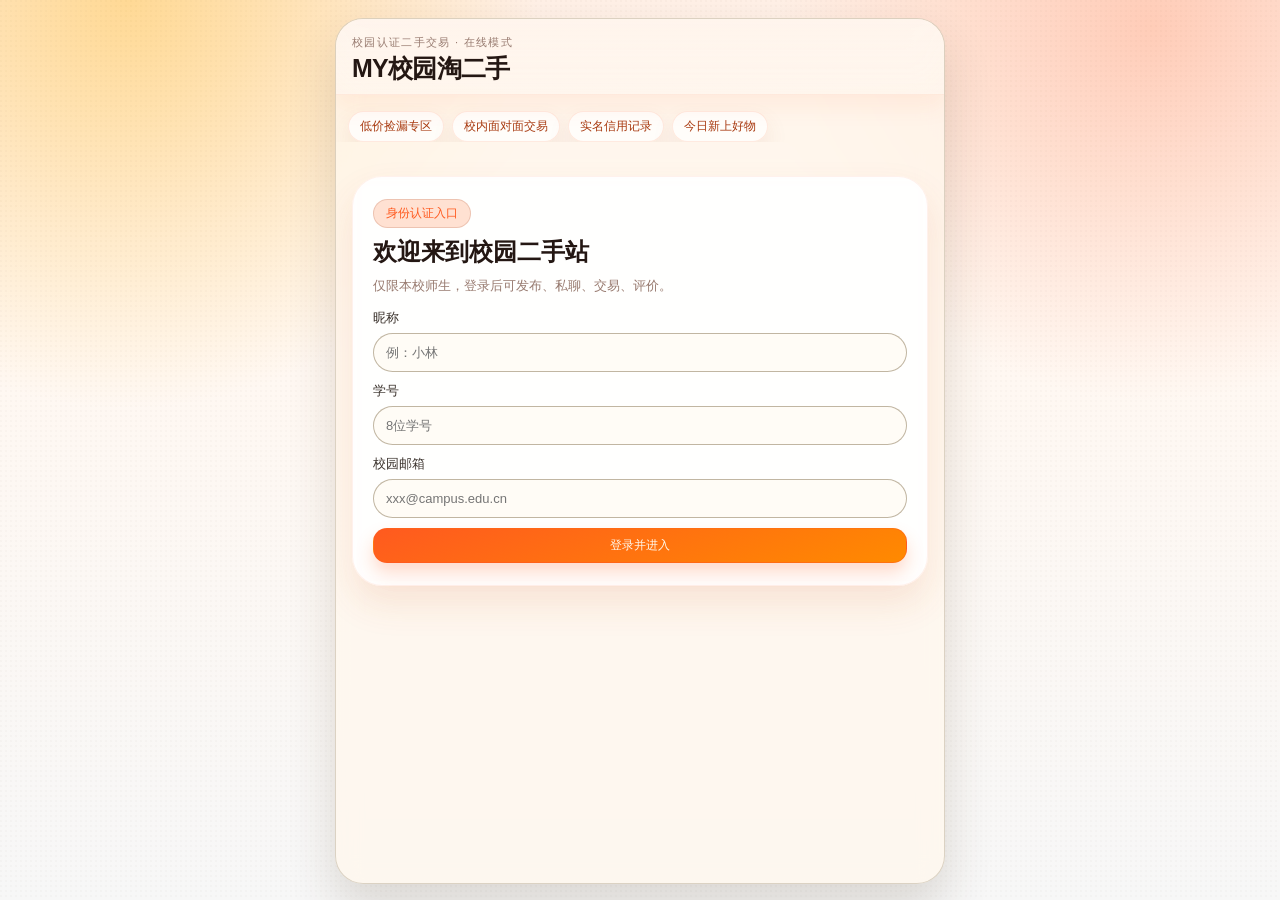
<file: exchange/index.html>
<!-- 文件说明：Web 端页面入口，负责挂载界面结构和静态资源。 -->
<!doctype html>
<html lang="zh-CN">
  <head>
    <meta charset="UTF-8" />
    <meta name="viewport" content="width=device-width, initial-scale=1.0, viewport-fit=cover" />
    <meta name="theme-color" content="#111111" />
    <title>MY校园淘二手 - App</title>
    <link rel="manifest" href="./manifest.webmanifest" />
    <link rel="stylesheet" href="./styles.css" />
  </head>
  <body>
    <div class="grain"></div>
    <div class="app-shell" id="shell">
      <header class="topbar">
        <div class="brand-block">
          <p class="eyebrow" id="eyebrow">校园认证 · 同校面交</p>
          <h1 id="appTitle">淘点校园好物</h1>
        </div>
        <div class="header-actions">
          <button id="installBtn" class="ghost-btn hidden">安装App</button>
          <button id="quickSellBtn" class="primary-btn">+ 发布</button>
        </div>
      </header>

      <section class="notice-strip" aria-label="校园交易公告">
        <span>低价捡漏专区</span>
        <span>校内面对面交易</span>
        <span>实名信用记录</span>
        <span>今日新上好物</span>
      </section>

      <main id="app" class="main"></main>

      <nav class="tabbar" id="tabbar">
        <button class="tab active" data-tab="home">首页</button>
        <button class="tab" data-tab="publish">发布</button>
        <button class="tab" data-tab="messages">交易</button>
        <button class="tab" data-tab="profile">我的</button>
        <button class="tab hidden" id="adminTabBtn" data-tab="admin">管理</button>
      </nav>
    </div>

    <template id="authTemplate">
      <section class="card auth-card">
        <div class="card-head">
          <p class="auth-eyebrow">身份认证入口</p>
          <h2>欢迎来到校园二手站</h2>
          <p class="auth-tip">仅限本校师生，登录后可发布、私聊、交易、评价。</p>
        </div>
        <form id="authForm" class="form-grid">
          <label>
            昵称
            <input name="name" required maxlength="16" placeholder="例：小林" />
          </label>
          <label>
            学号
            <input name="studentId" required pattern="[0-9]{8}" placeholder="8位学号" />
          </label>
          <label>
            校园邮箱
            <input name="email" required type="email" placeholder="xxx@campus.edu.cn" />
          </label>
          <button type="submit" class="primary-btn">登录并进入</button>
        </form>
      </section>
    </template>

    <template id="homeTemplate">
      <section class="card summary-card">
        <div>
          <p class="muted">Campus Deals</p>
          <h2 id="homeGreet"></h2>
          <p class="hero-copy">像刷闲鱼一样逛同校闲置，教材、数码、生活用品都能快速成交。</p>
        </div>
        <span class="chip" id="favCountChip"></span>
      </section>

      <section class="quick-grid" aria-label="快捷入口">
        <button class="quick-card" data-quick-category="数码">数码好物</button>
        <button class="quick-card" data-quick-category="教材">教材专区</button>
        <button class="quick-card" data-quick-category="生活">宿舍生活</button>
        <button class="quick-card" data-quick-category="运动">运动户外</button>
      </section>

      <section class="card search-card">
        <label for="searchInput">搜教材、手机、耳机、自行车</label>
        <div class="search-row">
          <input id="searchInput" type="search" placeholder="今天想淘点什么？" />
          <select id="categoryFilter">
            <option value="all">全部分类</option>
            <option value="教材">教材</option>
            <option value="数码">数码</option>
            <option value="生活">生活</option>
            <option value="运动">运动</option>
          </select>
        </div>
        <div class="sort-row">
          <button class="sort-btn active" data-sort="latest">最新</button>
          <button class="sort-btn" data-sort="priceAsc">价格低到高</button>
          <button class="sort-btn" data-sort="priceDesc">价格高到低</button>
          <button class="sort-btn" data-sort="popular">热门</button>
        </div>
      </section>

      <section>
        <div class="section-title-row">
          <h2>商品列表</h2>
          <span id="resultCount">0 件</span>
        </div>
        <div id="goodsList" class="goods-list"></div>
      </section>
    </template>

    <template id="publishTemplate">
      <section class="card">
        <h2>发布闲置</h2>
        <form id="publishForm" class="form-grid">
          <label>
            标题
            <input name="title" required maxlength="30" placeholder="例：高数教材 九成新" />
          </label>
          <label>
            分类
            <select name="category" required>
              <option value="教材">教材</option>
              <option value="数码">数码</option>
              <option value="生活">生活</option>
              <option value="运动">运动</option>
            </select>
          </label>
          <label>
            价格（元）
            <input name="price" type="number" min="1" required />
            <small class="field-hint" data-hint="price"></small>
          </label>
          <label>
            上传图片（可选）
            <input name="imageFile" type="file" accept="image/*" />
          </label>
          <label>
            图片链接（可选）
            <input name="imageUrl" type="url" placeholder="https://..." />
            <small class="field-hint">可上传本地图片，或填写链接（二选一即可）</small>
          </label>
          <div class="image-preview hidden" id="publishImagePreview">
            <img id="publishPreviewImg" src="./icon.svg" alt="预览图" />
            <p id="publishPreviewText" class="muted">未选择图片</p>
          </div>
          <label>
            交易方式
            <select name="tradeType" required>
              <option value="当面交易">当面交易</option>
              <option value="宿舍自提">宿舍自提</option>
            </select>
          </label>
          <label>
            描述
            <textarea name="desc" rows="4" maxlength="120" placeholder="补充成色、配件、交易时间"></textarea>
            <small class="field-hint" data-hint="desc"></small>
          </label>
          <small class="field-hint error hidden" id="publishFormError"></small>
          <button type="submit" class="primary-btn" id="publishSubmitBtn">发布商品</button>
        </form>
      </section>
    </template>

    <template id="messagesTemplate">
      <section class="card">
        <h2>交易意向</h2>
        <div class="chip-row compact" id="intentStatusSummary"></div>
        <div class="segmented" id="intentFilterGroup">
          <button class="segment-btn active" data-intent-filter="all">全部</button>
          <button class="segment-btn" data-intent-filter="pending">待确认</button>
          <button class="segment-btn" data-intent-filter="accepted">待交易</button>
          <button class="segment-btn" data-intent-filter="completed">已完成</button>
          <button class="segment-btn" data-intent-filter="rejected">已拒绝</button>
        </div>
        <div id="intentList" class="message-list"></div>
      </section>
      <section class="card">
        <h2>站内消息</h2>
        <div class="message-toolbar">
          <span class="chip" id="messageUnreadChip"></span>
          <button class="action-btn" id="markAllReadBtn">全部已读</button>
        </div>
        <div class="search-row single">
          <input id="messageSearchInput" type="search" placeholder="搜索消息关键词、商品名、发送人" />
        </div>
        <div id="messagesList" class="message-list"></div>
      </section>
    </template>

    <template id="profileTemplate">
      <section class="card profile-card">
        <p class="student-id" id="studentIdText"></p>
        <h2 id="profileName"></h2>
        <p class="credit">信用分：<strong id="creditScore"></strong></p>
        <div class="chip-row">
          <span class="chip" id="soldCountChip"></span>
          <span class="chip" id="ratingChip"></span>
        </div>
      </section>

      <section class="card">
        <h3>我的商品</h3>
        <div id="myGoodsList" class="goods-list"></div>
      </section>

      <section class="card">
        <h3>我的收藏</h3>
        <div id="favoriteGoodsList" class="goods-list"></div>
      </section>

      <section class="card">
        <button id="logoutBtn" class="danger-btn">退出登录</button>
      </section>
    </template>

    <template id="adminTemplate">
      <section class="card">
        <h2>管理员工作台</h2>
        <p class="muted">违规处理、商品下架、举报审核</p>
        <div class="chip-row">
          <span class="chip" id="pendingReportChip"></span>
          <span class="chip" id="blockedGoodsChip"></span>
        </div>
      </section>

      <section class="card">
        <h3>举报列表</h3>
        <div id="reportList" class="message-list"></div>
      </section>

      <section class="card">
        <h3>用户管理</h3>
        <div id="userList" class="message-list"></div>
      </section>

      <section class="card">
        <h3>商品治理</h3>
        <div class="search-row">
          <input id="adminGoodsKeyword" type="search" placeholder="关键词巡检（如 香烟、代跑）" />
          <select id="adminGoodsStatusFilter">
            <option value="all">全部状态</option>
            <option value="sale">在售</option>
            <option value="sold">已售</option>
            <option value="blocked">已下架</option>
          </select>
        </div>
        <div class="item-actions">
          <button class="action-btn" id="adminSelectAllBtn">全选当前</button>
          <button class="action-btn" id="adminBatchBlockBtn">批量下架</button>
          <button class="action-btn" id="adminBatchRestoreBtn">批量恢复上架</button>
        </div>
        <div id="adminGoodsList" class="message-list"></div>
      </section>

      <section class="card">
        <h3>操作审计日志</h3>
        <div id="auditLogList" class="message-list"></div>
      </section>
    </template>

    <dialog id="detailDialog" class="detail-dialog"></dialog>

    <script src="./app-config.js"></script>
    <script src="./app.js"></script>
  </body>
</html>
</file>
<file: exchange/styles.css>
/* 文件说明：Web 端样式表，负责整体布局与视觉表现。 */

:root {
  --paper: #fff5ed;
  --paper-strong: #fffaf7;
  --paper-deep: #ffe4d1;
  --ink: #241713;
  --ink-soft: #6f5146;
  --muted: #987b70;
  --line: #f0c9b6;
  --line-strong: #e8a786;
  --forest: #168765;
  --forest-strong: #0f674e;
  --forest-soft: #dff5ed;
  --brick: #ff5a1f;
  --brick-soft: #ffe1d2;
  --mustard: #ffb000;
  --mustard-soft: #fff0bf;
  --teal: #127c8a;
  --teal-soft: #dcf5f7;
  --danger: #d93025;
  --danger-soft: #ffe1dc;
  --chip: #fff0e6;
  --surface: rgba(255, 255, 255, 0.9);
  --surface-strong: #ffffff;
  --radius-xl: 30px;
  --radius-lg: 22px;
  --radius-md: 18px;
  --radius-sm: 14px;
  --shadow-card: 0 18px 36px rgba(202, 77, 24, 0.12);
  --shadow-soft: 0 10px 22px rgba(162, 78, 38, 0.1);
}

* {
  box-sizing: border-box;
}

html,
body {
  margin: 0;
  min-height: 100%;
}

body {
  color: var(--ink);
  font-family: "Avenir Next", "DIN Alternate", "PingFang SC", "Microsoft YaHei", sans-serif;
  background:
    radial-gradient(circle at 10% 0%, rgba(255, 176, 0, 0.36), transparent 28%),
    radial-gradient(circle at 90% 3%, rgba(255, 90, 31, 0.24), transparent 26%),
    linear-gradient(180deg, #fff0e6 0%, #fff8f2 42%, #f7f7f7 100%);
}

.grain {
  position: fixed;
  inset: 0;
  pointer-events: none;
  opacity: 0.12;
  z-index: 0;
  background-image:
    radial-gradient(circle at 1px 1px, rgba(38, 33, 29, 0.17) 1px, transparent 0),
    linear-gradient(0deg, rgba(255, 255, 255, 0.16), rgba(255, 255, 255, 0.16));
  background-size: 5px 5px, auto;
}

h1,
h2,
h3,
h4,
p {
  margin: 0;
}

button,
input,
select,
textarea {
  font: inherit;
}

button {
  transition: transform 0.16s ease, box-shadow 0.2s ease, filter 0.2s ease, background 0.2s ease;
}

button:active:not(:disabled) {
  transform: translateY(1px) scale(0.995);
}

button:disabled {
  opacity: 0.5;
  cursor: not-allowed;
}

.app-shell {
  position: relative;
  z-index: 1;
  max-width: 610px;
  min-height: 100dvh;
  margin: 0 auto;
  display: grid;
  grid-template-rows: auto auto 1fr auto;
}

.topbar {
  position: sticky;
  top: 0;
  z-index: 30;
  display: flex;
  justify-content: space-between;
  align-items: center;
  gap: 12px;
  padding: 16px 16px 12px;
  background:
    linear-gradient(180deg, rgba(255, 245, 237, 0.96), rgba(255, 245, 237, 0.72));
  border-bottom: 1px solid rgba(255, 90, 31, 0.08);
  box-shadow: 0 10px 24px rgba(255, 90, 31, 0.08);
  backdrop-filter: blur(16px);
}

.brand-block {
  min-width: 0;
}

.eyebrow {
  font-size: 11px;
  letter-spacing: 0.12em;
  color: var(--muted);
  text-transform: uppercase;
}

.topbar h1,
.summary-card h2,
.auth-card h2,
.section-title-row h2,
.goods-item h3,
.card h2,
.card h3,
.detail-body h3,
.related-section h4 {
  font-family: "Avenir Next", "PingFang SC", "Microsoft YaHei", sans-serif;
}

.topbar h1 {
  margin-top: 4px;
  font-size: 25px;
  line-height: 1.12;
  letter-spacing: -0.03em;
}

.header-actions {
  display: flex;
  gap: 8px;
}

.notice-strip {
  position: sticky;
  top: 84px;
  z-index: 22;
  display: flex;
  gap: 8px;
  overflow-x: auto;
  padding: 8px 12px 0;
  scrollbar-width: none;
}

.notice-strip::-webkit-scrollbar {
  display: none;
}

.notice-strip span {
  display: inline-flex;
  align-items: center;
  white-space: nowrap;
  padding: 6px 11px;
  border: 1px solid rgba(255, 90, 31, 0.12);
  border-radius: 999px;
  background: rgba(255, 255, 255, 0.76);
  color: #a83a10;
  font-size: 12px;
  box-shadow: var(--shadow-soft);
}

.main {
  padding: 16px 12px 108px;
}

.main > section,
.main > article,
.main > div {
  animation: rise-in 0.34s ease both;
}

.main > section:nth-child(2n),
.main > article:nth-child(2n),
.main > div:nth-child(2n) {
  animation-delay: 0.05s;
}

.main > section:nth-child(3n),
.main > article:nth-child(3n),
.main > div:nth-child(3n) {
  animation-delay: 0.1s;
}

.card {
  position: relative;
  margin-bottom: 14px;
  border: 1px solid rgba(255, 90, 31, 0.08);
  border-radius: var(--radius-lg);
  background: rgba(255, 255, 255, 0.92);
  box-shadow: var(--shadow-card);
  backdrop-filter: blur(8px);
  padding: 15px;
}

.card::before {
  content: none;
}

.auth-card {
  margin-top: 26px;
  padding: 22px 20px;
  border-radius: var(--radius-xl);
}

.card-head {
  display: grid;
  gap: 8px;
}

.auth-eyebrow {
  display: inline-flex;
  align-items: center;
  width: fit-content;
  padding: 5px 12px;
  border-radius: 999px;
  color: var(--brick);
  background: var(--brick-soft);
  border: 1px solid rgba(164, 74, 47, 0.2);
  font-size: 12px;
}

.auth-tip {
  color: var(--muted);
  line-height: 1.6;
  font-size: 13px;
}

.summary-card {
  display: flex;
  justify-content: space-between;
  align-items: center;
  gap: 12px;
  color: #f9f2e8;
  background:
    radial-gradient(circle at 88% 20%, rgba(255, 255, 255, 0.28), transparent 28%),
    linear-gradient(135deg, #ff5a1f 0%, #ff8a00 58%, #ffcf59 100%);
}

.summary-card::before {
  background: rgba(234, 223, 200, 0.26);
}

.summary-card h2 {
  margin-top: 6px;
  font-size: 28px;
  color: inherit;
}

.hero-copy {
  margin-top: 8px;
  max-width: 360px;
  color: rgba(255, 255, 255, 0.88);
  font-size: 13px;
  line-height: 1.55;
}

.quick-grid {
  display: grid;
  grid-template-columns: repeat(4, minmax(0, 1fr));
  gap: 9px;
  margin-bottom: 14px;
}

.quick-card {
  min-height: 68px;
  border: 0;
  border-radius: 18px;
  background:
    linear-gradient(180deg, #ffffff, #fff4ec);
  color: #6d2a0c;
  font-size: 12px;
  font-weight: 800;
  box-shadow: var(--shadow-soft);
}

.quick-card::before {
  content: "";
  display: block;
  width: 24px;
  height: 24px;
  margin: 0 auto 6px;
  border-radius: 10px;
  background: linear-gradient(135deg, var(--mustard), var(--brick));
}

.search-card {
  position: sticky;
  top: 116px;
  z-index: 12;
}

.search-card label {
  display: block;
  font-size: 13px;
  color: var(--ink-soft);
}

.muted {
  color: var(--muted);
  font-size: 12px;
}

.summary-card .muted,
.summary-card .chip {
  color: #f9f2e8;
}

.summary-card .muted {
  opacity: 0.88;
}

.search-row {
  margin-top: 8px;
  display: grid;
  grid-template-columns: 1fr 132px;
  gap: 8px;
}

.search-row.single {
  grid-template-columns: 1fr;
}

.search-row input,
.search-row select,
.form-grid input,
.form-grid select,
.form-grid textarea,
.chat-form input {
  width: 100%;
  border: 1px solid rgba(159, 143, 115, 0.64);
  border-radius: 999px;
  background: rgba(255, 252, 246, 0.95);
  color: var(--ink);
  padding: 11px 12px;
}

.search-row input:focus,
.search-row select:focus,
.form-grid input:focus,
.form-grid select:focus,
.form-grid textarea:focus,
.chat-form input:focus {
  outline: none;
  border-color: var(--forest);
  box-shadow: 0 0 0 3px rgba(31, 77, 61, 0.14);
}

.form-grid textarea {
  resize: vertical;
}

.sort-row {
  margin-top: 12px;
  display: flex;
  flex-wrap: nowrap;
  gap: 8px;
  overflow-x: auto;
  scrollbar-width: none;
}

.sort-row::-webkit-scrollbar {
  display: none;
}

.sort-btn,
.ghost-btn,
.primary-btn,
.action-btn,
.tab,
.danger-btn,
.fav-btn,
.segment-btn {
  border: 1px solid transparent;
  border-radius: var(--radius-sm);
  font-size: 12px;
  padding: 8px 11px;
  cursor: pointer;
}

.sort-btn,
.ghost-btn,
.action-btn,
.fav-btn,
.tab,
.segment-btn {
  background: var(--paper);
  border-color: rgba(159, 143, 115, 0.45);
  color: var(--ink-soft);
}

.sort-btn,
.segment-btn,
.tab {
  white-space: nowrap;
}

.sort-btn.active,
.segment-btn.active,
.tab.active {
  background: linear-gradient(160deg, var(--brick), #ff8a00);
  border-color: rgba(255, 90, 31, 0.42);
  color: #fff7eb;
  box-shadow: 0 8px 16px rgba(255, 90, 31, 0.22);
}

.primary-btn {
  color: #fff8ec;
  background: linear-gradient(160deg, var(--brick), #ff8a00);
  border-color: rgba(255, 90, 31, 0.4);
  box-shadow: 0 10px 18px rgba(255, 90, 31, 0.22);
}

.ghost-btn:hover,
.action-btn:hover,
.fav-btn:hover,
.sort-btn:hover,
.segment-btn:hover {
  filter: brightness(0.98);
}

.danger-btn {
  width: 100%;
  color: var(--danger);
  background: var(--danger-soft);
  border-color: rgba(168, 50, 50, 0.24);
}

.hidden {
  display: none !important;
}

.section-title-row {
  display: flex;
  justify-content: space-between;
  align-items: baseline;
  margin: 8px 4px;
}

.section-title-row h2 {
  font-size: 18px;
}

.section-title-row span {
  color: var(--muted);
  font-size: 12px;
}

.goods-list,
.message-list {
  display: grid;
  gap: 11px;
}

#goodsList {
  grid-template-columns: 1fr;
}

.goods-item,
.msg-item {
  border: 1px solid rgba(255, 90, 31, 0.08);
  border-radius: var(--radius-md);
  background: var(--surface-strong);
  box-shadow: var(--shadow-soft);
}

.goods-item {
  padding: 0;
  overflow: hidden;
}

.goods-item.clickable {
  cursor: pointer;
}

.goods-item.clickable:focus-visible {
  outline: 3px solid rgba(31, 77, 61, 0.36);
  outline-offset: 1px;
}

.goods-item.clickable:hover .card-enter-hint,
.goods-item.clickable:focus-visible .card-enter-hint {
  transform: translate(2px, -2px);
  background: rgba(31, 77, 61, 0.88);
}

.goods-feed-item {
  background: #fff;
}

.goods-cover {
  position: relative;
  aspect-ratio: 1 / 1;
  background:
    linear-gradient(140deg, rgba(255, 90, 31, 0.12), rgba(255, 176, 0, 0.16)),
    linear-gradient(180deg, #fff0e6 0%, #fffaf7 100%);
}

.goods-thumb {
  width: 100%;
  height: 100%;
  object-fit: cover;
  border: 0;
}

.goods-cover .status {
  position: absolute;
  top: 12px;
  right: 12px;
  margin-top: 0;
  box-shadow: 0 6px 14px rgba(43, 32, 18, 0.18);
}

.card-enter-hint {
  position: absolute;
  left: 10px;
  top: 10px;
  width: 28px;
  height: 28px;
  display: inline-flex;
  align-items: center;
  justify-content: center;
  border-radius: 999px;
  background: rgba(255, 90, 31, 0.86);
  color: #fff;
  font-size: 13px;
  font-weight: 700;
  backdrop-filter: blur(3px);
  transition: transform 0.16s ease, background-color 0.2s ease;
}

.deal-badge {
  position: absolute;
  left: 10px;
  bottom: 10px;
  border-radius: 999px;
  padding: 4px 9px;
  color: #fff;
  background: linear-gradient(135deg, rgba(255, 90, 31, 0.95), rgba(255, 138, 0, 0.95));
  font-size: 11px;
  font-weight: 800;
  box-shadow: 0 8px 16px rgba(255, 90, 31, 0.2);
}

.goods-top {
  padding: 12px 12px 0;
}

.goods-item header {
  display: flex;
  justify-content: space-between;
  align-items: flex-start;
  gap: 9px;
}

.goods-item h3 {
  font-size: 15px;
  line-height: 1.34;
}

.meta {
  margin-top: 6px;
  font-size: 12px;
  color: var(--muted);
}

.goods-stats {
  margin-top: 5px;
  font-size: 12px;
  color: var(--ink-soft);
}

.goods-desc {
  margin-top: 7px;
  font-size: 13px;
  line-height: 1.58;
  color: #4d433c;
  display: -webkit-box;
  -webkit-line-clamp: 2;
  -webkit-box-orient: vertical;
  overflow: hidden;
}

.price {
  position: relative;
  white-space: nowrap;
  color: var(--brick);
  font-size: 25px;
  font-weight: 900;
  letter-spacing: -0.04em;
}

.price::before {
  content: none;
}

.price small {
  margin-right: 1px;
  font-size: 13px;
}

.status {
  display: inline-flex;
  margin-top: 8px;
  border-radius: 999px;
  padding: 4px 10px;
  font-size: 11px;
  font-weight: 700;
}

.status.sale {
  background: #fff;
  color: var(--brick);
}

.status.sold {
  background: var(--brick-soft);
  color: var(--brick);
}

.status.blocked {
  background: #e2ddd2;
  color: #5e5548;
}

.item-actions {
  margin: 12px;
  display: grid;
  grid-template-columns: repeat(2, minmax(0, 1fr));
  gap: 8px;
}

.item-actions .action-btn,
.item-actions .fav-btn,
.item-actions .primary-btn,
.item-actions .ghost-btn {
  width: 100%;
  text-align: center;
  border-radius: 999px;
  padding: 8px 11px;
}

.chip-row {
  display: flex;
  flex-wrap: wrap;
  gap: 8px;
}

.chip-row.compact {
  margin-top: 10px;
}

.chip {
  display: inline-flex;
  align-items: center;
  border: 1px solid rgba(159, 143, 115, 0.38);
  border-radius: 999px;
  background: var(--chip);
  color: #4b413a;
  padding: 4px 10px;
  font-size: 12px;
}

.segmented {
  margin-top: 10px;
  display: flex;
  flex-wrap: wrap;
  gap: 6px;
}

.fav-btn.active {
  background: linear-gradient(140deg, #f7e2d7, #f4d2c1);
  border-color: rgba(164, 74, 47, 0.24);
  color: var(--brick);
}

.form-grid {
  margin-top: 12px;
  display: grid;
  gap: 10px;
}

.form-grid label {
  display: grid;
  gap: 6px;
  font-size: 13px;
  color: #3b332d;
}

.field-hint {
  color: var(--muted);
  font-size: 12px;
}

.field-hint.error {
  color: var(--danger);
}

.image-preview {
  border: 1px dashed rgba(159, 143, 115, 0.7);
  border-radius: var(--radius-md);
  background: linear-gradient(160deg, #faf4e7, #f2e8d5);
  padding: 10px;
}

.image-preview img {
  width: 100%;
  max-height: 180px;
  object-fit: contain;
  border: 1px solid rgba(159, 143, 115, 0.38);
  border-radius: var(--radius-sm);
  background: #fff;
}

.image-preview p {
  margin-top: 8px;
}

.tabbar {
  position: fixed;
  left: 50%;
  transform: translateX(-50%);
  bottom: 0;
  z-index: 24;
  width: min(610px, 100%);
  display: grid;
  grid-template-columns: repeat(4, 1fr);
  gap: 8px;
  padding: 9px 10px calc(9px + env(safe-area-inset-bottom));
  border-top: 1px solid rgba(255, 90, 31, 0.08);
  background: rgba(255, 255, 255, 0.94);
  box-shadow: 0 -10px 28px rgba(255, 90, 31, 0.12);
  backdrop-filter: blur(16px);
}

.tabbar.admin-mode {
  grid-template-columns: repeat(5, 1fr);
}

.tab {
  min-height: 52px;
  border-radius: 999px;
  font-size: 12px;
  padding: 9px 6px;
  background: rgba(255, 245, 237, 0.5);
  border-color: transparent;
  color: #8b6d60;
  text-shadow: none;
}

.tab.active {
  background: linear-gradient(160deg, var(--brick), #ff8a00);
  border-color: rgba(255, 90, 31, 0.42);
  color: #fff;
}

.detail-screen {
  padding: 12px;
}

.detail-header {
  display: flex;
  align-items: center;
  justify-content: space-between;
  gap: 10px;
  margin-bottom: 12px;
}

.detail-back-btn {
  border-radius: 999px;
  min-width: 84px;
}

.detail-hero {
  position: relative;
  overflow: hidden;
  border-radius: 18px;
  border: 1px solid rgba(122, 109, 96, 0.24);
  background: linear-gradient(140deg, rgba(31, 77, 61, 0.18), rgba(208, 154, 47, 0.16), rgba(164, 74, 47, 0.12));
  aspect-ratio: 16 / 10;
}

.detail-hero-image {
  width: 100%;
  height: 100%;
  object-fit: cover;
  display: block;
}

.detail-status {
  position: absolute;
  top: 12px;
  right: 12px;
  margin-top: 0;
}

.msg-item {
  padding: 10px;
}

.msg-item p {
  margin-top: 4px;
  color: #4f4640;
  font-size: 13px;
}

.intent-board,
.message-board {
  padding: 10px;
}

.intent-convo-list,
.message-convo-list {
  display: grid;
  gap: 8px;
}

.intent-convo,
.message-convo {
  text-align: left;
  display: grid;
  gap: 4px;
  border: 1px solid rgba(159, 143, 115, 0.36);
  border-radius: 14px;
  background: linear-gradient(160deg, #fff9ee, #f2e6d1);
  padding: 9px 10px;
}

.intent-convo strong,
.message-convo strong {
  font-size: 13px;
  color: #2d2722;
}

.intent-convo p,
.message-convo p {
  margin: 0;
  font-size: 12px;
  color: #655b53;
}

.intent-convo span,
.message-convo span {
  color: #8a7d6f;
  font-size: 11px;
}

.message-convo p:last-of-type {
  white-space: nowrap;
  overflow: hidden;
  text-overflow: ellipsis;
}

.intent-convo.active,
.message-convo.active {
  border-color: rgba(31, 77, 61, 0.42);
  background: linear-gradient(150deg, #f8efdd, #e5f0e7 88%);
  box-shadow: inset 0 0 0 1px rgba(31, 77, 61, 0.14);
}

.intent-chat-panel,
.message-chat-panel {
  margin-top: 10px;
  border: 1px solid rgba(122, 109, 96, 0.24);
  border-radius: 14px;
  background: #fffaf1;
  padding: 10px;
}

.intent-chat-head,
.message-chat-head {
  display: flex;
  justify-content: space-between;
  align-items: flex-start;
  gap: 8px;
}

.intent-chat-head p,
.message-chat-head p {
  margin-top: 4px;
  font-size: 12px;
  color: #74695f;
}

.chat-thread {
  margin-top: 8px;
  display: grid;
  gap: 6px;
  border: 1px solid rgba(122, 109, 96, 0.2);
  border-radius: 10px;
  background: linear-gradient(170deg, #f9f3e6, #fffaf1);
  padding: 8px;
  max-height: 240px;
  overflow-y: auto;
}

.chat-bubble {
  max-width: 92%;
  border-radius: 12px;
  border: 1px solid transparent;
  padding: 8px;
}

.chat-bubble.mine {
  margin-left: auto;
  border-color: rgba(31, 77, 61, 0.24);
  background: linear-gradient(140deg, #e0ece2, #edf7ef);
}

.chat-bubble.theirs {
  border-color: rgba(164, 74, 47, 0.18);
  background: linear-gradient(140deg, #f7e4dc, #fbede8);
}

.chat-meta {
  margin-bottom: 4px;
  font-size: 11px;
  color: #665b52;
}

.overlay-root {
  position: fixed;
  inset: 0;
  z-index: 80;
}

.overlay-mask {
  position: absolute;
  inset: 0;
  display: flex;
  align-items: center;
  justify-content: center;
  padding: 18px;
  background: rgba(29, 24, 20, 0.48);
  backdrop-filter: blur(8px);
}

.overlay-card {
  width: min(460px, 100%);
  border-radius: 24px;
  border: 1px solid rgba(159, 143, 115, 0.34);
  background:
    linear-gradient(180deg, rgba(255, 250, 241, 0.98), rgba(246, 237, 220, 0.98)),
    repeating-linear-gradient(0deg, transparent 0 28px, rgba(156, 135, 101, 0.045) 28px 29px);
  box-shadow: 0 28px 48px rgba(45, 33, 19, 0.24);
  padding: 20px 18px;
}

.overlay-form-card {
  padding-top: 22px;
}

.overlay-kicker {
  margin-bottom: 8px;
  color: var(--brick);
  font-size: 12px;
  letter-spacing: 0.08em;
  text-transform: uppercase;
}

.overlay-card h3 {
  font-size: 24px;
  line-height: 1.24;
  color: #2d2722;
}

.overlay-copy {
  margin-top: 10px;
  color: #5f554e;
  line-height: 1.6;
  font-size: 14px;
}

.overlay-form {
  margin-top: 16px;
  display: grid;
  gap: 12px;
}

.overlay-form label {
  display: grid;
  gap: 7px;
  font-size: 13px;
  color: #413831;
}

.overlay-form textarea,
.overlay-form input[type="text"] {
  width: 100%;
  border: 1px solid rgba(159, 143, 115, 0.64);
  border-radius: 16px;
  background: rgba(255, 252, 246, 0.95);
  color: #2f2924;
  padding: 12px 13px;
  resize: vertical;
}

.overlay-form textarea:focus,
.overlay-form input[type="text"]:focus {
  outline: none;
  border-color: var(--forest);
  box-shadow: 0 0 0 3px rgba(31, 77, 61, 0.14);
}

.overlay-help {
  color: #72675e;
  font-size: 12px;
  line-height: 1.5;
}

.overlay-actions {
  display: flex;
  justify-content: flex-end;
  gap: 10px;
  flex-wrap: wrap;
}

.inline-danger {
  width: auto;
  min-width: 110px;
}

.rating-grid {
  display: grid;
  grid-template-columns: repeat(5, minmax(0, 1fr));
  gap: 8px;
}

.rating-option {
  display: block;
  cursor: pointer;
}

.rating-option input {
  position: absolute;
  opacity: 0;
  pointer-events: none;
}

.rating-option span {
  display: flex;
  align-items: center;
  justify-content: center;
  min-height: 48px;
  border-radius: 16px;
  border: 1px solid rgba(159, 143, 115, 0.45);
  background: rgba(255, 250, 241, 0.9);
  color: #564d46;
  font-weight: 600;
}

.rating-option input:checked + span {
  background: linear-gradient(160deg, var(--forest), var(--forest-strong));
  border-color: rgba(20, 54, 43, 0.72);
  color: #fff8ec;
}

.toast-root {
  position: fixed;
  left: 50%;
  bottom: calc(82px + env(safe-area-inset-bottom));
  transform: translateX(-50%) translateY(16px);
  z-index: 90;
  max-width: min(460px, calc(100% - 28px));
  border-radius: 999px;
  background: rgba(37, 31, 27, 0.92);
  color: rgba(255, 246, 232, 0.94);
  border: 1px solid rgba(255, 246, 232, 0.12);
  box-shadow: 0 16px 32px rgba(33, 24, 16, 0.24);
  padding: 12px 16px;
  font-size: 13px;
  line-height: 1.4;
  opacity: 0;
  transition: opacity 0.2s ease, transform 0.2s ease;
}

.toast-root.show {
  opacity: 1;
  transform: translateX(-50%) translateY(0);
}

.chat-form {
  margin-top: 8px;
  display: grid;
  grid-template-columns: 1fr auto;
  gap: 8px;
}

.intent-timeline {
  margin-top: 6px;
  display: flex;
  flex-wrap: wrap;
  gap: 6px;
}

.timeline-node,
.timeline-rejected {
  border-radius: 999px;
  padding: 2px 8px;
  font-size: 11px;
}

.timeline-node {
  background: #eadfc8;
  color: #685942;
}

.timeline-node.done {
  background: var(--forest-soft);
  color: var(--forest);
}

.timeline-rejected {
  background: var(--danger-soft);
  color: #8d2a2a;
}

.message-toolbar {
  margin-top: 8px;
  display: flex;
  align-items: center;
  justify-content: space-between;
  gap: 8px;
}

.unread-dot {
  margin-left: 6px;
  border-radius: 999px;
  background: var(--danger-soft);
  color: var(--danger);
  font-size: 11px;
  padding: 1px 6px;
}

.profile-card {
  background:
    linear-gradient(140deg, rgba(31, 77, 61, 0.94), rgba(47, 111, 115, 0.9) 48%, rgba(208, 154, 47, 0.78));
  color: #fff8ec;
}

.profile-card::before {
  background: rgba(255, 250, 241, 0.2);
}

.student-id {
  color: #fff0c4;
  font-size: 12px;
}

.credit {
  margin-top: 6px;
}

.profile-card .chip-row {
  margin-top: 10px;
}

.profile-card .chip {
  background: rgba(255, 248, 236, 0.16);
  border-color: rgba(255, 248, 236, 0.2);
  color: #fffaf1;
}

input[type="checkbox"] {
  width: 16px;
  height: 16px;
  accent-color: var(--forest);
}

.detail-dialog {
  border: 1px solid rgba(159, 143, 115, 0.34);
  border-radius: var(--radius-lg);
  width: min(460px, calc(100% - 20px));
  padding: 0;
  box-shadow: 0 20px 44px rgba(66, 48, 26, 0.32);
  background: #fffaf1;
}

.detail-dialog::backdrop {
  background: rgba(38, 33, 29, 0.46);
  backdrop-filter: blur(2px);
}

.detail-body {
  padding: 16px 4px 4px;
  background: transparent;
}

.detail-body p {
  margin-top: 8px;
  color: #4d433c;
  line-height: 1.58;
}

.detail-subline {
  color: var(--muted);
  font-size: 12px;
}

.related-section {
  margin-top: 14px;
  border-top: 1px dashed rgba(159, 143, 115, 0.6);
  padding-top: 12px;
}

.related-section h4 {
  margin: 0;
  font-size: 14px;
  color: var(--forest);
}

.related-list {
  margin-top: 8px;
  display: grid;
  gap: 8px;
}

.related-item {
  border: 1px solid rgba(159, 143, 115, 0.26);
  border-radius: 10px;
  background: #fffaf1;
  padding: 8px 10px;
  display: grid;
  gap: 4px;
  text-align: left;
  cursor: pointer;
}

.related-item strong {
  font-size: 13px;
  color: #2d2722;
}

.related-item span {
  font-size: 12px;
  color: #6a5f54;
}

.detail-actions {
  margin-top: 14px;
  display: grid;
  grid-template-columns: repeat(2, minmax(0, 1fr));
  gap: 8px;
}

.auth-mode .tabbar,
.auth-mode #quickSellBtn {
  display: none;
}

#detailDialog {
  display: none;
}

.preview-mode .notice-strip span:first-child::before {
  content: "PREVIEW";
  margin-right: 8px;
  padding: 2px 6px;
  border-radius: 999px;
  background: rgba(164, 74, 47, 0.12);
  color: var(--brick);
  font-size: 10px;
  font-weight: 700;
  letter-spacing: 0.08em;
}

@keyframes rise-in {
  from {
    opacity: 0;
    transform: translateY(10px);
  }
  to {
    opacity: 1;
    transform: translateY(0);
  }
}

@media (max-width: 390px) {
  .topbar h1 {
    font-size: 23px;
  }

  .search-row {
    grid-template-columns: 1fr;
  }

  .item-actions,
  .detail-actions {
    grid-template-columns: 1fr;
  }
}

@media (min-width: 420px) {
  #goodsList {
    grid-template-columns: repeat(2, minmax(0, 1fr));
    align-items: start;
  }

  #goodsList .goods-item {
    height: 100%;
  }
}

@media (min-width: 760px) {
  .app-shell {
    margin-top: 18px;
    min-height: calc(100dvh - 34px);
    border: 1px solid rgba(159, 143, 115, 0.36);
    border-radius: 28px;
    overflow: hidden;
    box-shadow: 0 24px 48px rgba(66, 48, 26, 0.16);
    background: rgba(255, 248, 238, 0.78);
    backdrop-filter: blur(12px);
  }

  .main {
    padding: 16px;
    padding-bottom: 18px;
  }

  .tabbar {
    position: static;
    transform: none;
    width: auto;
  }

  .intent-board,
  .message-board {
    display: grid;
    grid-template-columns: 220px 1fr;
    gap: 10px;
    align-items: start;
  }

  .intent-chat-panel,
  .message-chat-panel {
    margin-top: 0;
    min-height: 380px;
    display: flex;
    flex-direction: column;
  }

  .intent-chat-panel .chat-thread,
  .message-chat-panel .chat-thread {
    flex: 1;
    max-height: none;
  }
}
</file>
